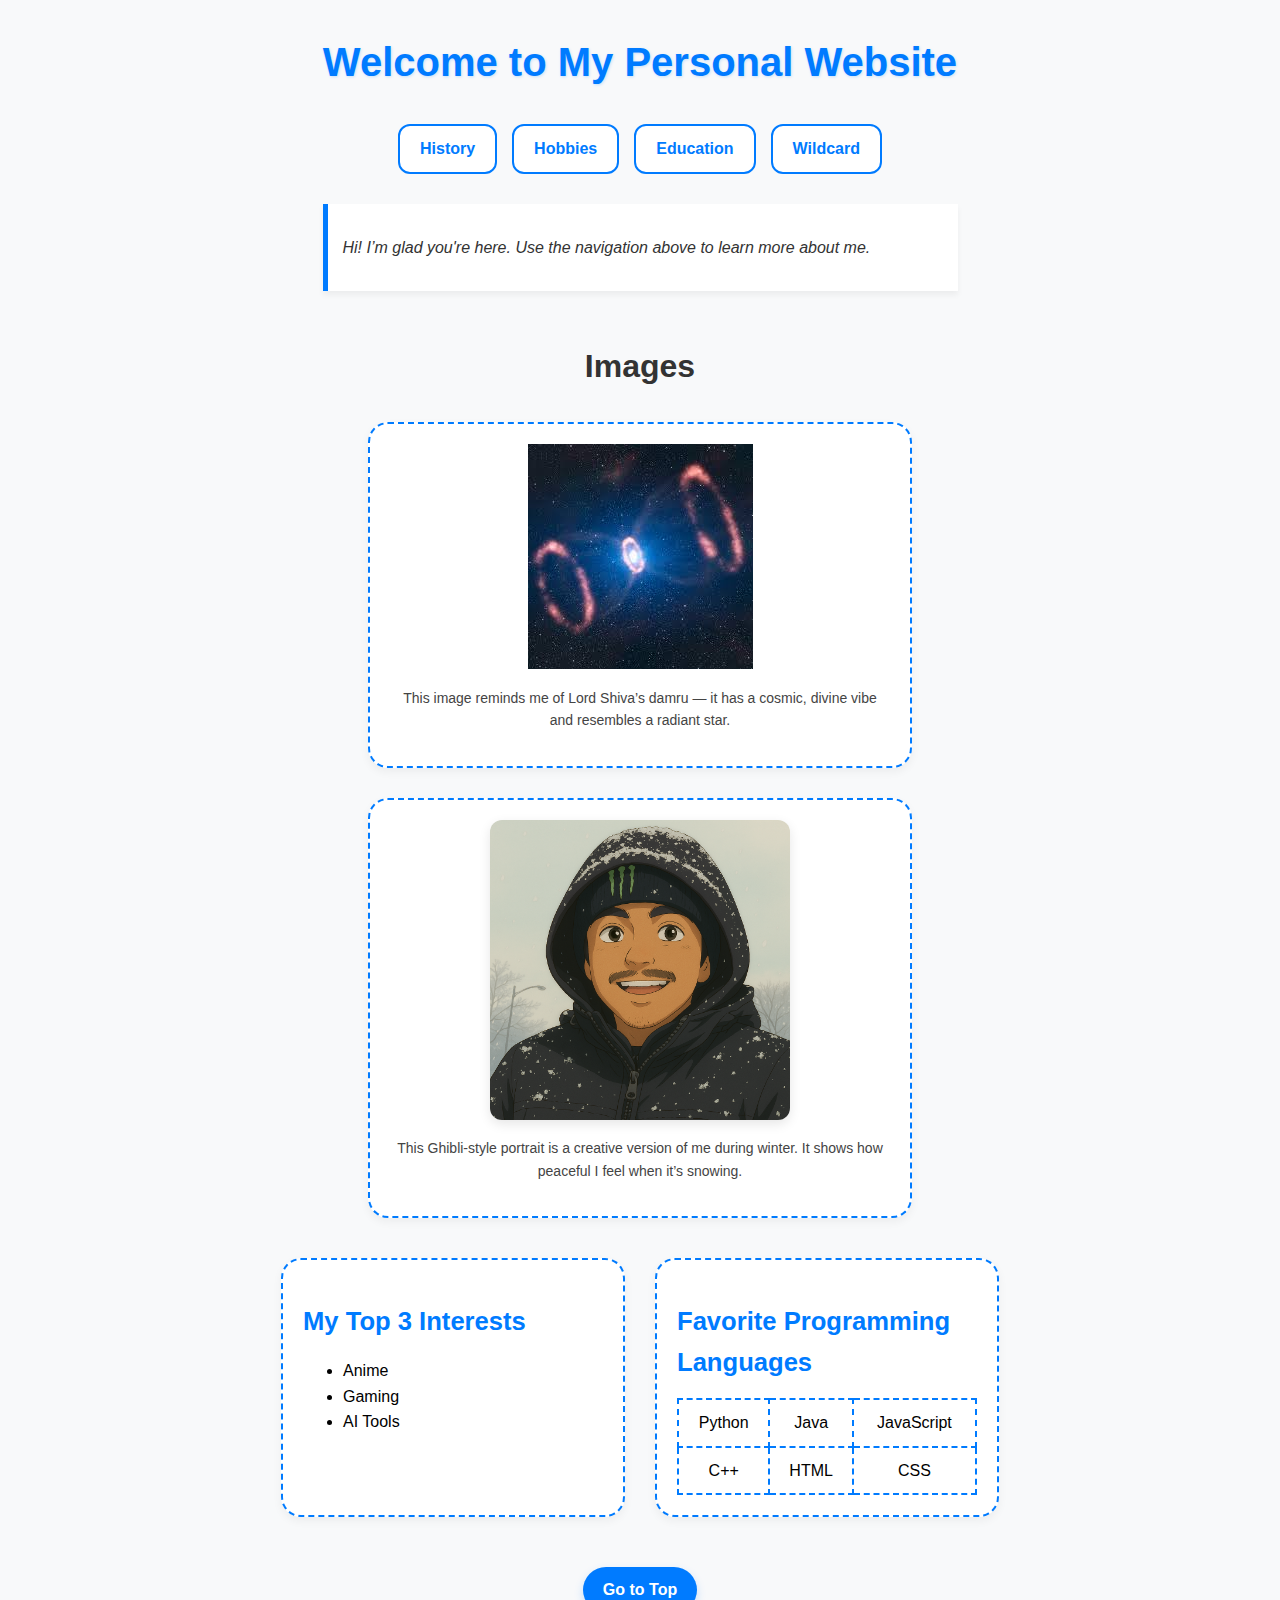
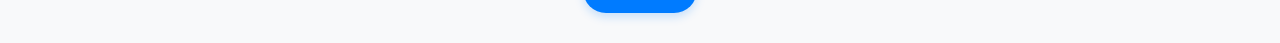
<file: index.html>
<!DOCTYPE html>
<html>
  <head>
    <title>Home</title>
    <link rel="stylesheet" href="style/style_main.css" />
  </head>
  <body id="top">
    <h1 class="title">Welcome to My Personal Website</h1>

    <!-- Navigation using Flexbox -->
    <div class="navigation">
      <a class="nav-link" href="My_history.html" target="_blank">History</a>
      <a class="nav-link" href="my_hobbies.html" target="_blank">Hobbies</a>
      <a class="nav-link" href="my-schoolwork.html" target="_blank">Education</a>
      <a class="nav-link" href="wildcard.html" target="_blank">Wildcard</a>
    </div>

    <!-- Intro Paragraph -->
    <div class="intro-box">
      <p>
        Hi! I’m glad you're here. Use the navigation above to learn more about
        me.
      </p>
    </div>

    <!-- Images Section -->
    <h2 class="section-heading">Images</h2>

    <div class="image-box">
      <img
        src="[data-uri]"
        alt="Stylized star image resembling Lord Shiva's Damru"
        class="profile-imag"
      />
      <p class="caption">
        This image reminds me of Lord Shiva’s damru — it has a cosmic, divine
        vibe and resembles a radiant star.
      </p>
    </div>

    <div class="image-box">
      <img src="images/home_page_ing.png" alt="Anime-style portrait" class="profile-img" />
      <p class="caption">
        This Ghibli-style portrait is a creative version of me during winter. It
        shows how peaceful I feel when it’s snowing.
      </p>
    </div>

    <!-- Interests and Skills using Flexbox -->
    <div class="flex-container">
      <div class="card">
        <h2 class="card-title">My Top 3 Interests</h2>
        <ul>
          <li>Anime</li>
          <li>Gaming</li>
          <li>AI Tools</li>
        </ul>
      </div>

      <div class="card">
        <h2 class="card-title">Favorite Programming Languages</h2>
        <table class="language-table">
          <tr><td>Python</td><td>Java</td><td>JavaScript</td></tr>
          <tr><td>C++</td><td>HTML</td><td>CSS</td></tr>
        </table>
      </div>
    </div>

    <!-- Back to Top Button -->
    <div class="back-top">
      <a href="#top">Go to Top</a>
    </div>
  </body>
</html>
</file>
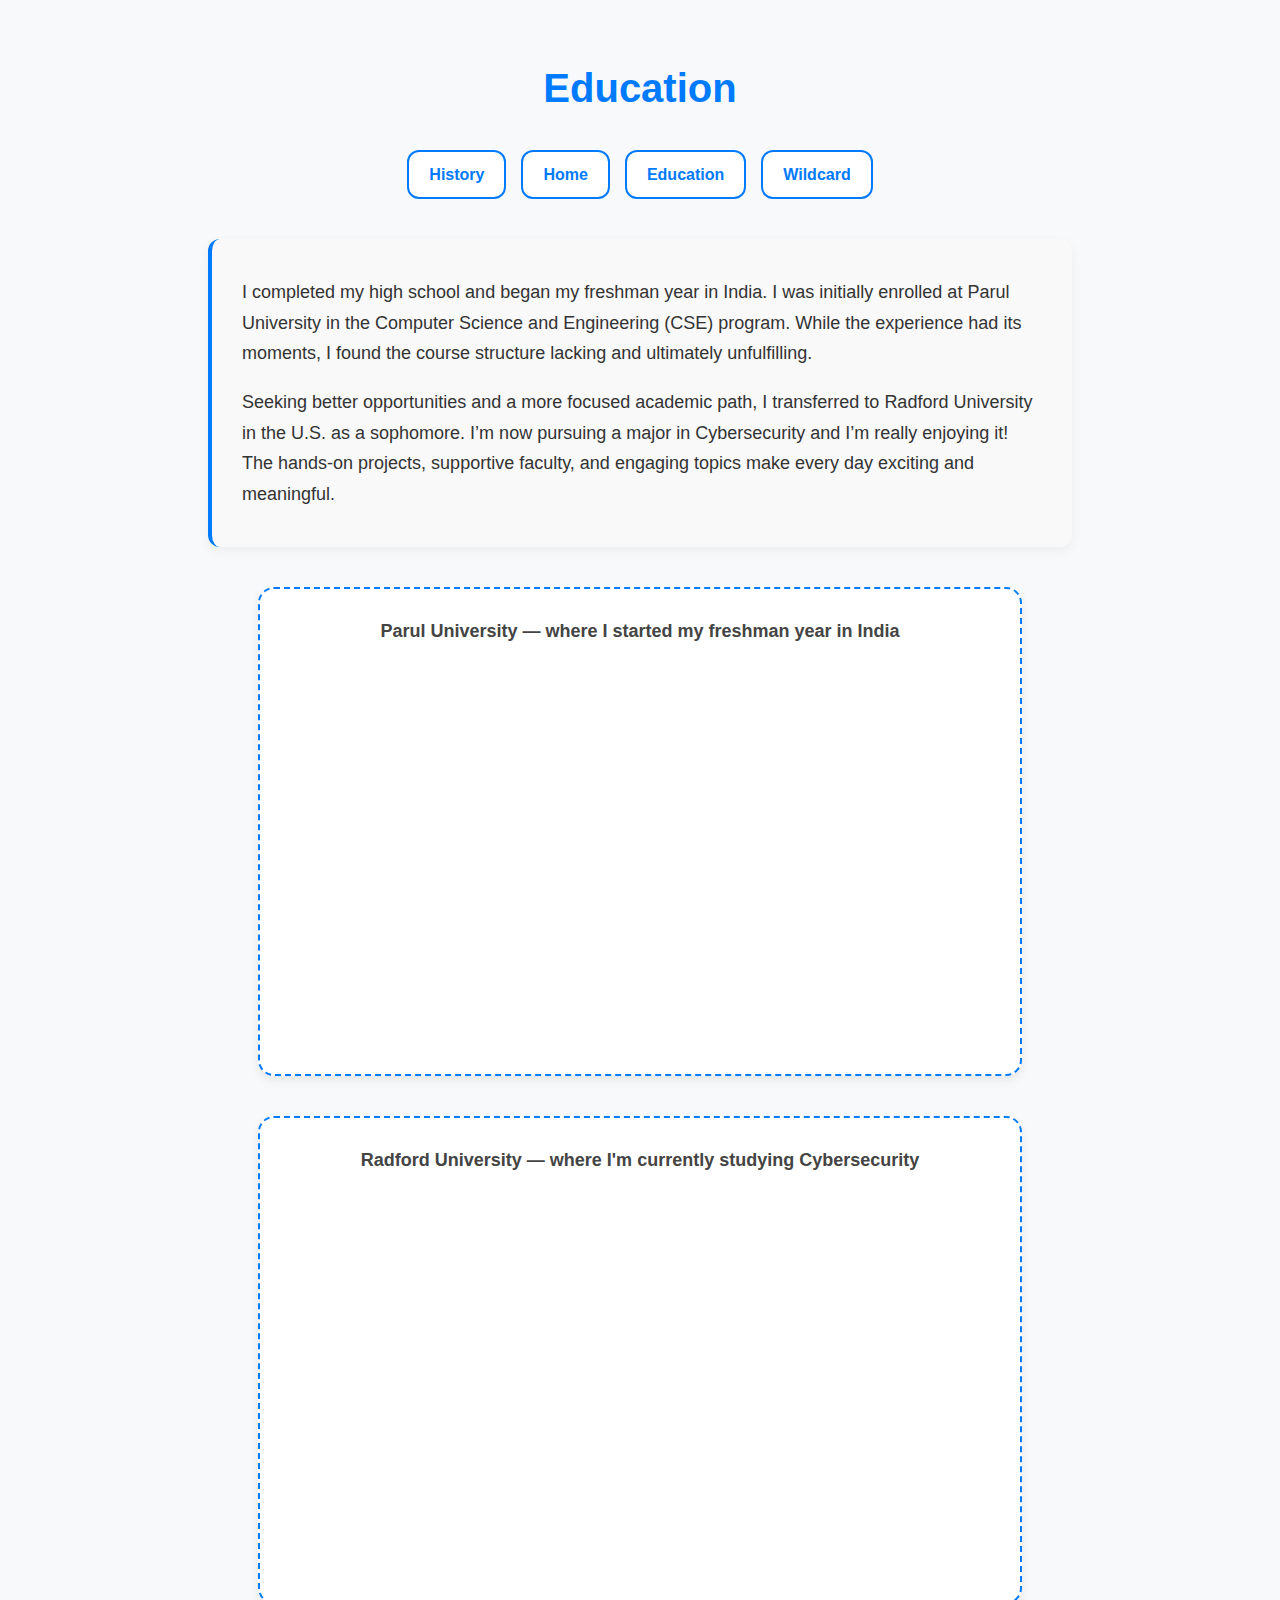
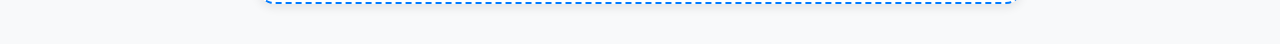
<file: my-schoolwork.html>
<!DOCTYPE html>
<html>
  <head>
    <title>Education</title>
    <link rel="stylesheet" href="style/style_main.css" />

    <link rel="stylesheet" href="style/my_school_style.css" />
  </head>
  <body>
    <br />
    <h1>Education</h1>
    <div class="navigation">
      <a class="nav-link" href="My_history.html" >History</a>
      <a class="nav-link" href="index.html" >Home</a>
      <a class="nav-link" href="my_hobbies.html" >Education</a>
      <a class="nav-link" href="wildcard.html" >Wildcard</a>
    </div>

    <div class="edu-intro">
      <p>
        I completed my high school and began my freshman year in India. I was
        initially enrolled at Parul University in the Computer Science and
        Engineering (CSE) program. While the experience had its moments, I found
        the course structure lacking and ultimately unfulfilling.
      </p>
      <p>
        Seeking better opportunities and a more focused academic path, I
        transferred to Radford University in the U.S. as a sophomore. I’m now
        pursuing a major in Cybersecurity and I’m really enjoying it! The
        hands-on projects, supportive faculty, and engaging topics make every
        day exciting and meaningful.
      </p>
    </div>

    <div class="college">
      <p class="map-label">
        Parul University — where I started my freshman year in India
      </p>
      <iframe
        src="https://www.google.com/maps/embed?pb=!1m18!1m12!1m3!1d15121274.103650687!2d56.4884204!3d22.2886958!2m3!1f0!2f0!3f0!3m2!1i1024!2i768!4f13.1!3m3!1m2!1s0x395fda2400192473%3A0xc319c9237f2928e8!2sParul%20University!5e0!3m2!1sen!2sus!4v1743279712192!5m2!1sen!2sus"
        width="600"
        height="450"
        style="border: 0"
        allowfullscreen=""
        loading="lazy"
        referrerpolicy="no-referrer-when-downgrade"
      ></iframe>
    </div>
    <div class="college">
      <p class="map-label">
        Radford University — where I'm currently studying Cybersecurity
      </p>
      <iframe
        src="https://www.google.com/maps/embed?pb=!1m18!1m12!1m3!1d6361.214354000781!2d-80.55319102332444!3d37.13825967215267!2m3!1f0!2f0!3f0!3m2!1i1024!2i768!4f13.1!3m3!1m2!1s0x884dee86c96bc93f%3A0x2590a42e47a76a5!2sRadford%20University!5e0!3m2!1sen!2sus!4v1743279800789!5m2!1sen!2sus"
        width="600"
        height="450"
        style="border: 0"
        allowfullscreen=""
        loading="lazy"
        referrerpolicy="no-referrer-when-downgrade"
      ></iframe>
    </div>
  </body>
</html>
</file>
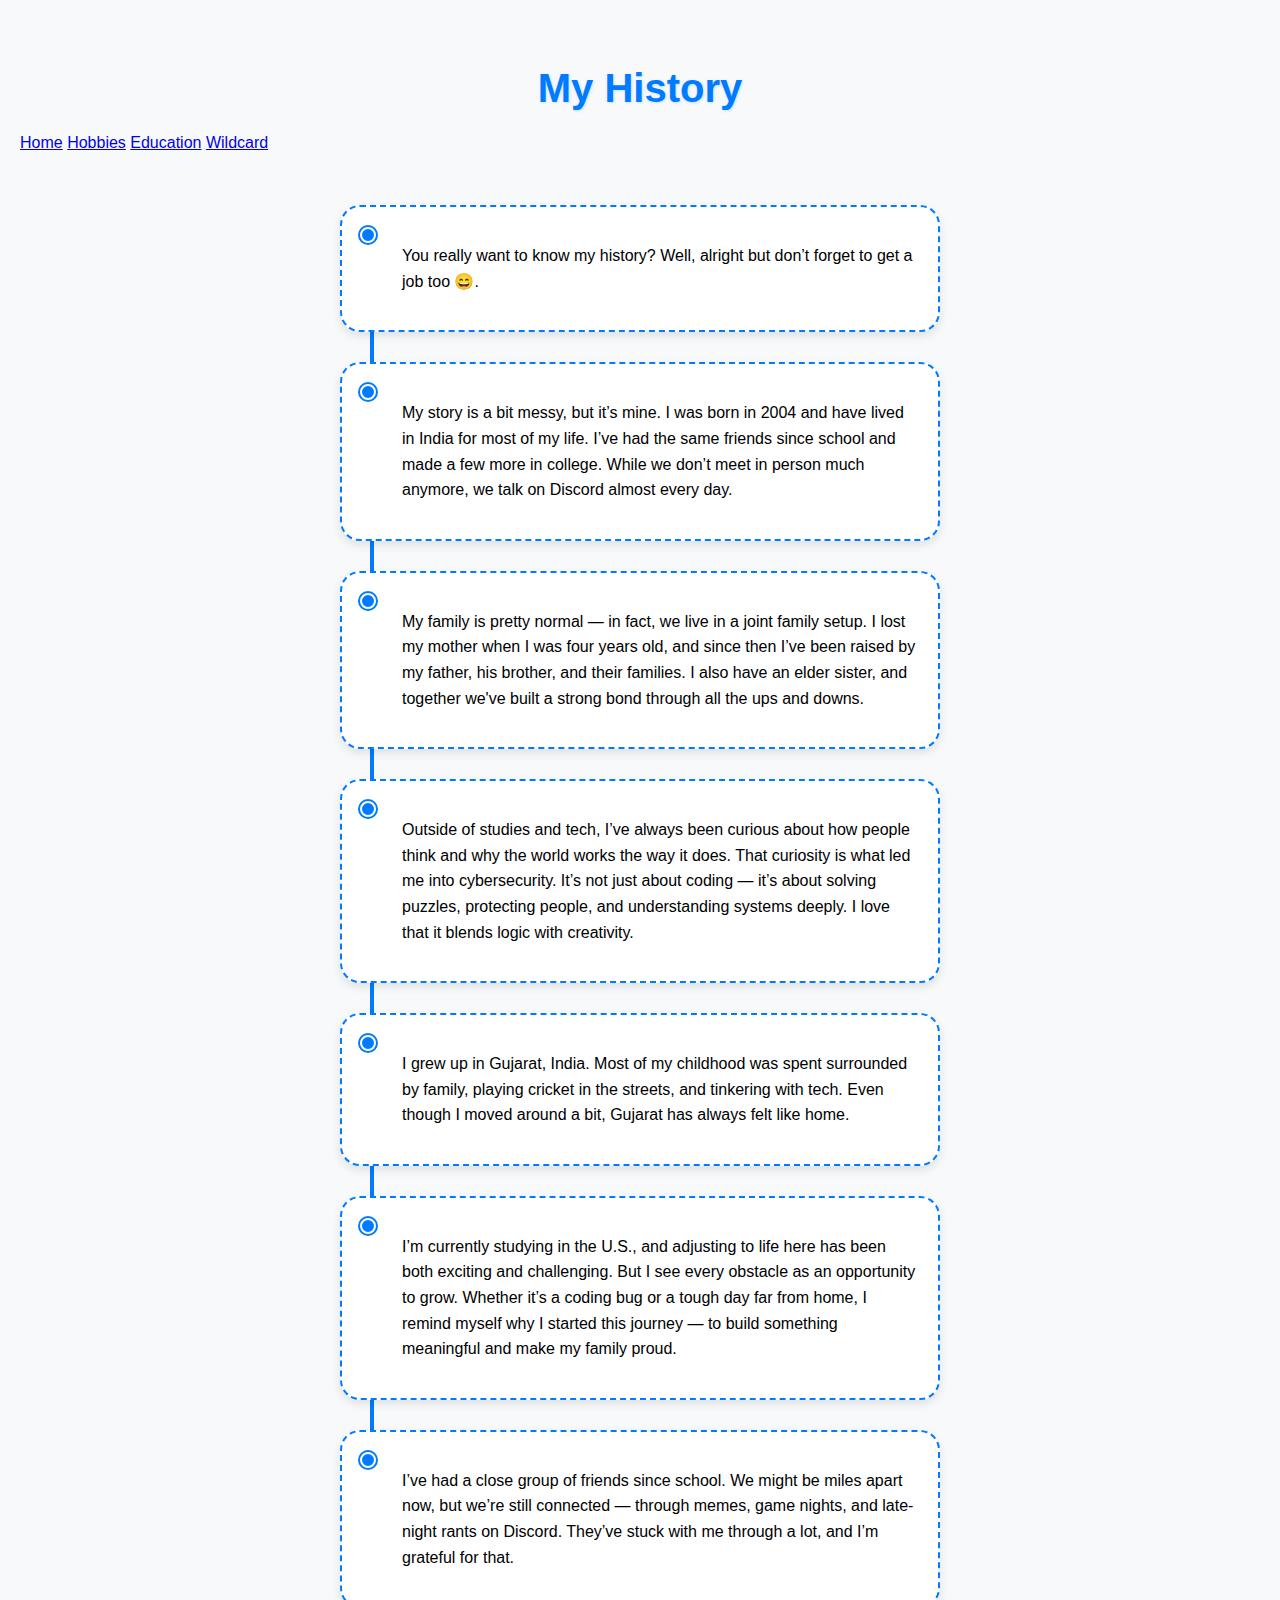
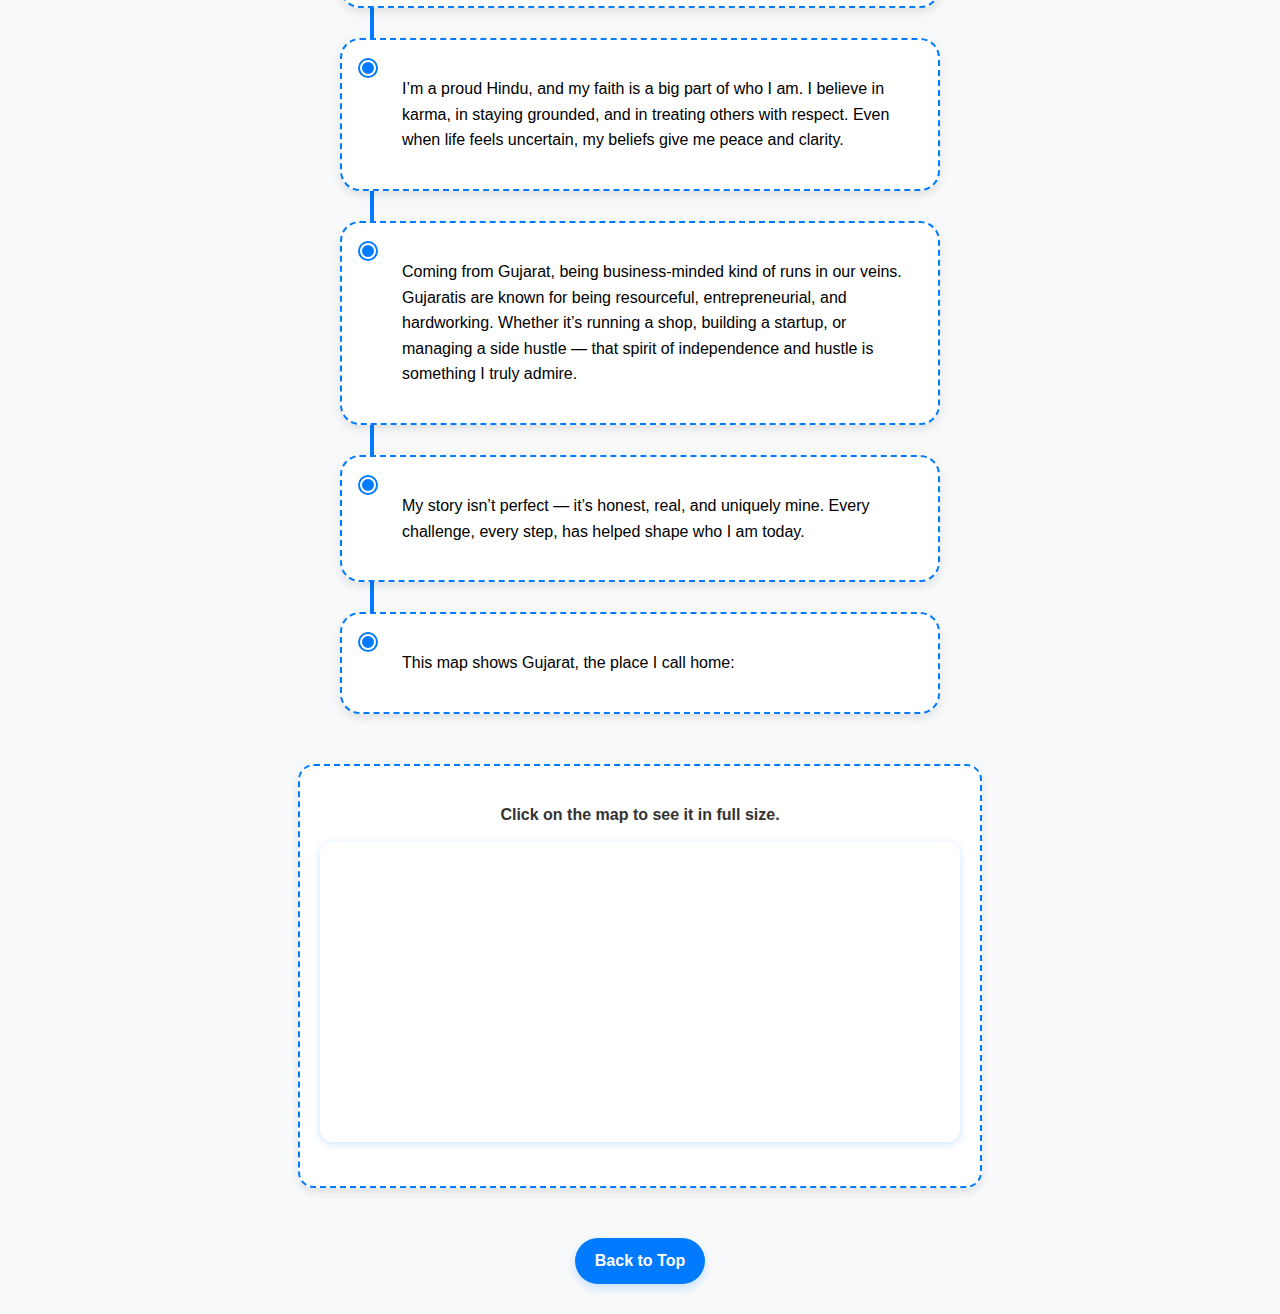
<file: My_history.html>
<!DOCTYPE html>
<html>
  <head>
    <title>History</title>
    <link rel="stylesheet" href="style/history_style.css" />
  </head>
  <body>
    <br />
    <h1 class="heading">My History</h1>
    
    <div class="navigation">
      <a class="nav-link" href="index.html" target="_blank" >Home</a>
      <a class="nav-link" href="my_hobbies.html" >Hobbies</a>
      <a class="nav-link" href="my-schoolwork.html" >Education</a>
      <a class="nav-link" href="wildcard.html">Wildcard</a>
    </div>
    <div class="history-content">
      <div>
        <p>
          You really want to know my history? Well, alright but don’t forget
          to get a job too 😄.
        </p>
      </div>
      <div>
        <p>
          My story is a bit messy, but it’s mine. I was born in 2004 and have
          lived in India for most of my life. I’ve had the same friends since
          school and made a few more in college. While we don’t meet in person
          much anymore, we talk on Discord almost every day.
        </p>
      </div>
      <div>
        <p>
          My family is pretty normal — in fact, we live in a joint family setup.
          I lost my mother when I was four years old, and since then I’ve been
          raised by my father, his brother, and their families. I also have an
          elder sister, and together we've built a strong bond through all the
          ups and downs.
        </p>
      </div>
      <div>
        <p>
          Outside of studies and tech, I’ve always been curious about how people
          think and why the world works the way it does. That curiosity is what
          led me into cybersecurity. It’s not just about coding — it’s about
          solving puzzles, protecting people, and understanding systems deeply.
          I love that it blends logic with creativity.
        </p>
      </div>
      <div>
        <p>
          I grew up in Gujarat, India. Most of my childhood was spent surrounded
          by family, playing cricket in the streets, and tinkering with tech.
          Even though I moved around a bit, Gujarat has always felt like home.
        </p>
      </div>
      <div>
        <p>
          I’m currently studying in the U.S., and adjusting to life here has
          been both exciting and challenging. But I see every obstacle as an
          opportunity to grow. Whether it’s a coding bug or a tough day far from
          home, I remind myself why I started this journey — to build something
          meaningful and make my family proud.
        </p>
      </div>
      <div>
        <p>
          I’ve had a close group of friends since school. We might be miles
          apart now, but we’re still connected — through memes, game nights, and
          late-night rants on Discord. They’ve stuck with me through a lot, and
          I’m grateful for that.
        </p>
      </div>
      <div>
        <p>
          I’m a proud Hindu, and my faith is a big part of who I am. I believe
          in karma, in staying grounded, and in treating others with respect.
          Even when life feels uncertain, my beliefs give me peace and clarity.
        </p>
      </div>
      <div>
        <p>
          Coming from Gujarat, being business-minded kind of runs in our veins.
          Gujaratis are known for being resourceful, entrepreneurial, and
          hardworking. Whether it’s running a shop, building a startup, or
          managing a side hustle — that spirit of independence and hustle is
          something I truly admire.
        </p>
      </div>
      <div>
        <p>
          My story isn’t perfect — it’s honest, real, and uniquely mine. Every
          challenge, every step, has helped shape who I am today.
        </p>
      </div>
      <div>
        <p>This map shows Gujarat, the place I call home:</p>
      </div>
    </div>
    

    <div class="map"><p>Click on the map to see it in full size.</p>
      <iframe
        src="https://www.google.com/maps/embed?pb=!1m18!1m12!1m3!1d7558412.929808737!2d66.036211830505!3d22.329779153564058!2m3!1f0!2f0!3f0!3m2!1i1024!2i768!4f13.1!3m3!1m2!1s0x3959051f5f0ef795%3A0x861bd887ed54522e!2sGujarat%2C%20India!5e0!3m2!1sen!2sus!4v1743268697719!5m2!1sen!2sus"
        width="400"
        height="300"
        style="border: 0"
        allowfullscreen=""
        loading="lazy"
        referrerpolicy="no-referrer-when-downgrade"
      ></iframe></p>
    </div>
    <div class="back_to_top">
      <a href="#top" class="top_button">Back to Top</a>
    </div>
    
  </body>
</html>
</file>
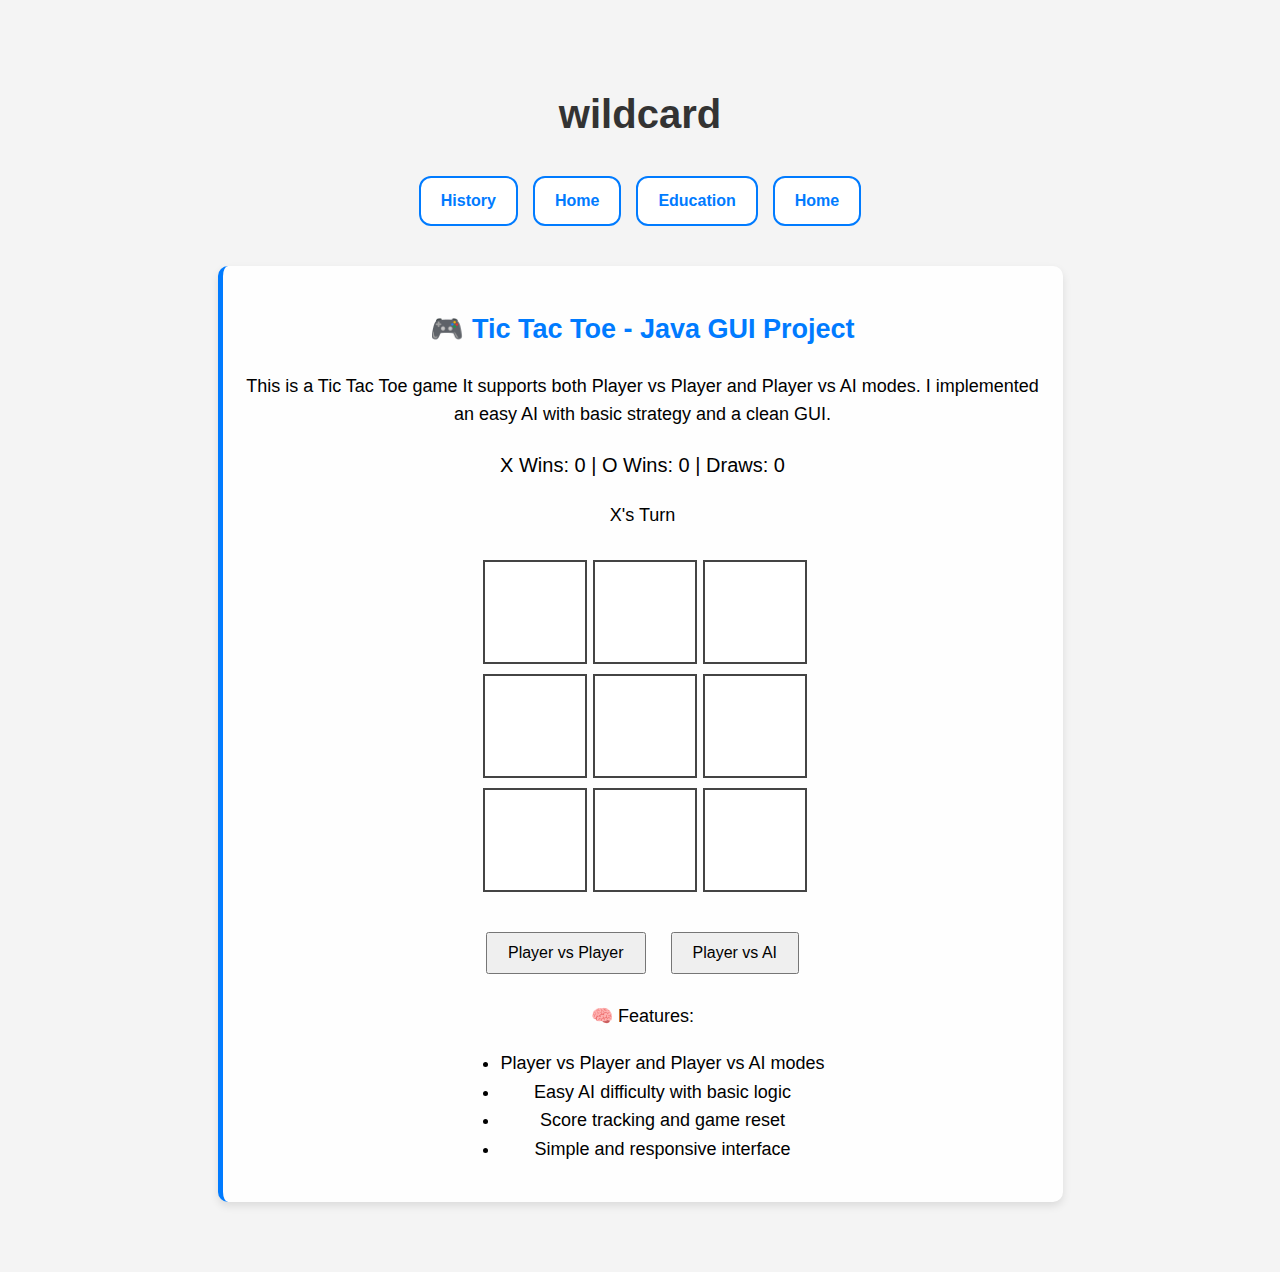
<file: wildcard.html>
<!DOCTYPE html>
<html>
  <head>
    <title>wildcard</title>
    <link rel="stylesheet" href="style/style_main.css">  
    
    <link rel="stylesheet" href="style/wildcard.css">
  </head>
  <body>
    <br />
    <h1>wildcard</h1>
  
    <div class="navigation">
      <a class="nav-link" href="My_history.html" >History</a>
      <a class="nav-link" href="index.html" >Home</a>
      <a class="nav-link" href="my_hobbies.html" >Education</a>
      <a class="nav-link" href="index.html" >Home</a>
    </div>

    <div class="game-section">
      <h2>🎮 Tic Tac Toe - Java GUI Project</h2>
      <p>
        This is a Tic Tac Toe game  It supports both Player vs Player and Player vs AI modes.
        I implemented an easy AI with basic strategy and a clean GUI. 
      </p>
    
      <div class="scoreboard" id="score">X Wins: 0 | O Wins: 0 | Draws: 0</div>
      <div id="status">X's Turn</div>
      <div class="board" id="board"></div>
      <div class="controls">
        <button onclick="startGame('pvp')">Player vs Player</button>
        <button onclick="startGame('ai')">Player vs AI</button>
      </div>
      
      <p>
               🧠 Features:
        <ul style="justify-self:center;" >
          <li>Player vs Player and Player vs AI modes</li>
          <li>Easy AI difficulty with basic logic</li>
          <li>Score tracking and game reset</li>
          <li>Simple and responsive interface</li>
        </ul>
      </p>
    </div>
    
    <script src="sri/script.js"></script>
    </body>
</html>
</file>
<file: style/style_main.css>
/* Body & Page Setup */
body {
    background-color: #f8f9fa;
    font-family: Arial, sans-serif;
    margin: 0;
    padding: 0 20px;
    line-height: 1.6;
  }
  
  /* Page Title */
  .title {
    text-align: center;
    font-size: 2.5rem;
    color: #007bff;
    margin-top: 30px;
    font-weight: bold;
    text-shadow: 1px 1px 3px rgba(0, 123, 255, 0.2);
  }
  
  /* Navigation Bar */
  .navigation {
    display: flex;
    justify-content: center;
    flex-wrap: wrap;
    gap: 15px;
    margin: 30px 0;
  }
  
  .nav-link {
    padding: 10px 20px;
    background-color: #ffffff;
    border: 2px solid #007bff;
    border-radius: 12px;
    color: #007bff;
    font-weight: bold;
    text-decoration: none;
    transition: background-color 0.3s, transform 0.2s;
  }
  
  .nav-link:hover {
    background-color: #e6f0ff;
    transform: translateY(-2px);
  }
  
  /* Intro Box */
  .intro-box {
    background-color: #fff;
    border-left: 5px solid #007bff;
    padding: 15px;
    margin: 20px auto;
    max-width: 600px;
    font-style: italic;
    color: #333;
    box-shadow: 0 4px 6px rgba(0, 0, 0, 0.05);
  }
  
  /* Section Heading */
  .section-heading {
    text-align: center;
    font-size: 2rem;
    color: #333;
    margin-top: 50px;
  }
  
  /* Image Cards */
  .image-box {
    max-width: 500px;
    margin: 30px auto;
    padding: 20px;
    background-color: #ffffff;
    border: 2px dashed #007bff;
    border-radius: 20px;
    text-align: center;
    box-shadow: 0 4px 10px rgba(0, 0, 0, 0.05);
  }
  
  .profile-img {
    width: 100%;
    max-width: 300px;
    height: auto;
    border-radius: 12px;
    box-shadow: 0 4px 12px rgba(0, 0, 0, 0.1);
  }
  
  .caption {
    font-size: 14px;
    color: #444;
    margin-top: 10px;
  }
  
  /* Flex Container for Cards */
  .flex-container {
    display: flex;
    flex-wrap: wrap;
    gap: 30px;
    justify-content: center;
    margin-top: 40px;
  }
  
  /* Individual Card */
  .card {
    background-color: #ffffff;
    border: 2px dashed #007bff;
    border-radius: 20px;
    padding: 20px;
    max-width: 300px;
    flex: 1 1 280px;
    box-shadow: 0 4px 10px rgba(0, 0, 0, 0.05);
    
  }
  
  /* Card Title */
  .card-title {
    font-size: 1.6rem;
    margin-bottom: 15px;
    color: #007bff;
  }
  
  /* Programming Language Table */
  .language-table {
    width: 100%;
    border-collapse: collapse;
    font-size: 16px;
    text-align: center;
  }
  
  .language-table td {
    border: 2px dashed #007bff;
    padding: 10px;
    transition: background-color 0.3s;
    background-color: #ffffff;
  }
  
  .language-table td:hover {
    background-color: #e6f0ff;
  }
  
  /* Back to Top Button */
  .back-top {
    text-align: center;
    margin: 50px 0 30px;
  }
  
  .back-top a {
    padding: 10px 20px;
    font-size: 16px;
    font-weight: bold;
    background-color: #007bff;
    color: #fff;
    text-decoration: none;
    border-radius: 25px;
    display: inline-block;
    box-shadow: 0 4px 10px rgba(0, 123, 255, 0.2);
    transition: background-color 0.3s, transform 0.2s;
  }
  
  .back-top a:hover {
    background-color: #0056b3;
    transform: translateY(-2px);
  }
  
  /* ========== Mobile Responsive Adjustments ========== */
@media screen and (max-width: 768px) {
  .navigation {
    flex-direction: column;
    gap: 10px;
  }

  .nav-link {
    width: 100%;
    text-align: center;
  }

  .image-box, .intro-box, .card, .video-wrapper, .anime-table-container, .history-content, .college {
    width: 100%;
    max-width: 95%;
    margin: 20px auto;
  }

  .language-table td {
    display: block;
    width: 100%;
    text-align: center;
  }

  iframe {
    width: 100% !important;
    height: auto !important;
  }

  .flex-container {
    flex-direction: column;
    gap: 20px;
  }

  .anime-table {
    display: block;
    overflow-x: auto;
    white-space: nowrap;
  }

  .anime-table td {
    display: block;
    width: 100%;
  }

  .board {
    grid-template-columns: repeat(3, 1fr);
    gap: 8px;
  }

  .cell {
    width: 80px;
    height: 80px;
    font-size: 40px;
  }

  .controls button {
    width: 80%;
    margin: 10px auto;
    display: block;
  }
}
</file>
<file: style/my_school_style.css>
/* Education Page Specific Styling */

.edu-intro {
    max-width: 800px;
    margin: 40px auto;
    padding: 20px 30px;
    background-color: #f9f9f9;
    border-left: 4px solid #007bff;
    border-radius: 12px;
    box-shadow: 0 4px 12px rgba(0, 0, 0, 0.05);
    font-size: 18px;
    line-height: 1.7;
    color: #333;
  }
  
  .college {
    max-width: 720px;
    margin: 40px auto;
    padding: 10px 20px;
    background-color: #ffffff;
    border: 2px dashed #007bff;
    border-radius: 16px;
    box-shadow: 0 4px 10px rgba(0, 0, 0, 0.08);
  }
  
  .college iframe {
    width: 100%;
    height: 400px;
    border-radius: 10px;
    border: none;
  }
  
  .map-label {
    text-align: center;
    font-size: 18px;
    font-weight: bold;
    margin-bottom: 10px;
    color: #444;
  }
  
  h1 {
    text-align: center;
    font-size: 2.5rem;
    margin-top: 30px;
    color: #007bff;
  }
</file>
<file: style/history_style.css>
body {
    background-color: #f8f9fa;
    font-family: Arial, sans-serif;
    line-height: 1.6;
    margin: 0;
    padding: 0 20px;
  }
  
  h1 {
    text-align: center;
    margin-top: 30px;
  }
  
  .history-content {
    position: relative;
    margin: 50px auto;
    max-width: 600px;
    padding: 0;
  }
  
  .history-content::before {
    content: '';
    position: absolute;
    left: 30px;
    top: 0;
    bottom: 0;
    width: 4px;
    background: #007bff;
  }
  
  .history-content div {
    position: relative;
    margin: 30px 0;
    padding: 20px 20px 20px 60px;
    border: 2px dashed #007bff;
    border-radius: 20px;
    background-color: #ffffff;
    box-shadow: 0 4px 10px rgba(0, 0, 0, 0.1);
  }
  
  .history-content div::before {
    content: '';
    position: absolute;
    top: 20px;
    left: 18px;
    width: 12px;
    height: 12px;
    background-color: #007bff;
    border-radius: 50%;
    border: 2px solid #fff;
    box-shadow: 0 0 0 2px #007bff;
  }
  /* Heading Style */
.heading {
    text-align: center;
    font-size: 2.5rem;
    color: #007bff;
    margin-top: 30px;
    margin-bottom: 10px;
    font-weight: bold;
    text-shadow: 1px 1px 3px rgba(0, 123, 255, 0.2);
  }

  .map {
    max-width: 640px;
    margin: 40px auto;
    padding: 20px;
    background-color: #ffffff;
    border: 2px dashed #007bff;
    border-radius: 16px;
    box-shadow: 0 4px 10px rgba(0, 0, 0, 0.1);
    text-align: center;
  }
  
  .map p {
    margin-bottom: 15px;
    font-size: 16px;
    font-weight: bold;
    color: #333;
  }
  
  .map iframe {
    width: 100%;
    height: 300px;
    border-radius: 12px;
    border: none;
    box-shadow: 0 2px 8px rgba(0, 123, 255, 0.2);
  }
  
  
  /* Navigation container */
  .pages {
    display: flex;
    justify-content: center;
    margin-bottom: 40px;
  }
  
  /* Table inside nav */
  .pages table.tab1 {
    border-collapse: separate;
    border-spacing: 10px;
  }
  
  /* Each navigation link cell */
  .pages td {
    padding: 10px 20px;
    background-color: #ffffff;
    border: 2px solid #007bff;
    border-radius: 12px;
    transition: background-color 0.3s, transform 0.2s;
  }
  
  /* Link styling */
  .page_link {
    text-decoration: none;
    font-weight: bold;
    color: #007bff;
    display: inline-block;
  }
  
  /* Hover effect */
  .pages td:hover {
    background-color: #e6f0ff;
    transform: translateY(-2px);
  }
  .back_to_top {
    text-align: center;
    margin: 50px 0 30px;
  }
  
  .top_button {
    padding: 10px 20px;
    font-size: 16px;
    font-weight: bold;
    background-color: #007bff;
    color: #fff;
    text-decoration: none;
    border-radius: 25px;
    display: inline-block;
    box-shadow: 0 4px 10px rgba(0, 123, 255, 0.2);
    transition: background-color 0.3s, transform 0.2s;
  }
  
  .top_button:hover {
    background-color: #0056b3;
    transform: translateY(-2px);
  }
</file>
<file: style/wildcard.css>
.game-section {
    max-width: 800px;
    margin: 40px auto;
    padding: 20px;
    background-color: #fefefe;
    border-left: 5px solid #007bff;
    border-radius: 10px;
    box-shadow: 0 4px 8px rgba(0, 0, 0, 0.1);
    font-size: 18px;
    line-height: 1.6;
}

.game-section h2 {
    color: #007bff;
    text-align: center;
    margin-bottom: 20px;
}

.game-screenshot {
    width: 100%;
    max-width: 600px;
    display: block;
    margin: 20px auto;
    border-radius: 8px;
    box-shadow: 0 4px 8px rgba(0, 0, 0, 0.2);
}

.game-section a {
    color: #007bff;
    font-weight: bold;

}

body {
    font-family: Arial, sans-serif;
    background: #f4f4f4;
    text-align: center;
    padding: 30px;
}

h1 {
    font-size: 40px;
    color: #333;
}

.scoreboard {
    margin: 20px 0;
    font-size: 20px;
}

.board {
    display: grid;
    grid-template-columns: repeat(3, 100px);
    gap: 10px;
    justify-content: center;
    margin: 30px auto;
}
.list{
    
}
.cell {
    width: 100px;
    height: 100px;
    background: #fff;
    border: 2px solid #444;
    font-size: 60px;
    display: flex;
    align-items: center;
    justify-content: center;
    cursor: pointer;
    user-select: none;
}

.controls button {
    margin: 10px;
    padding: 10px 20px;
    font-size: 16px;
}
</file>
